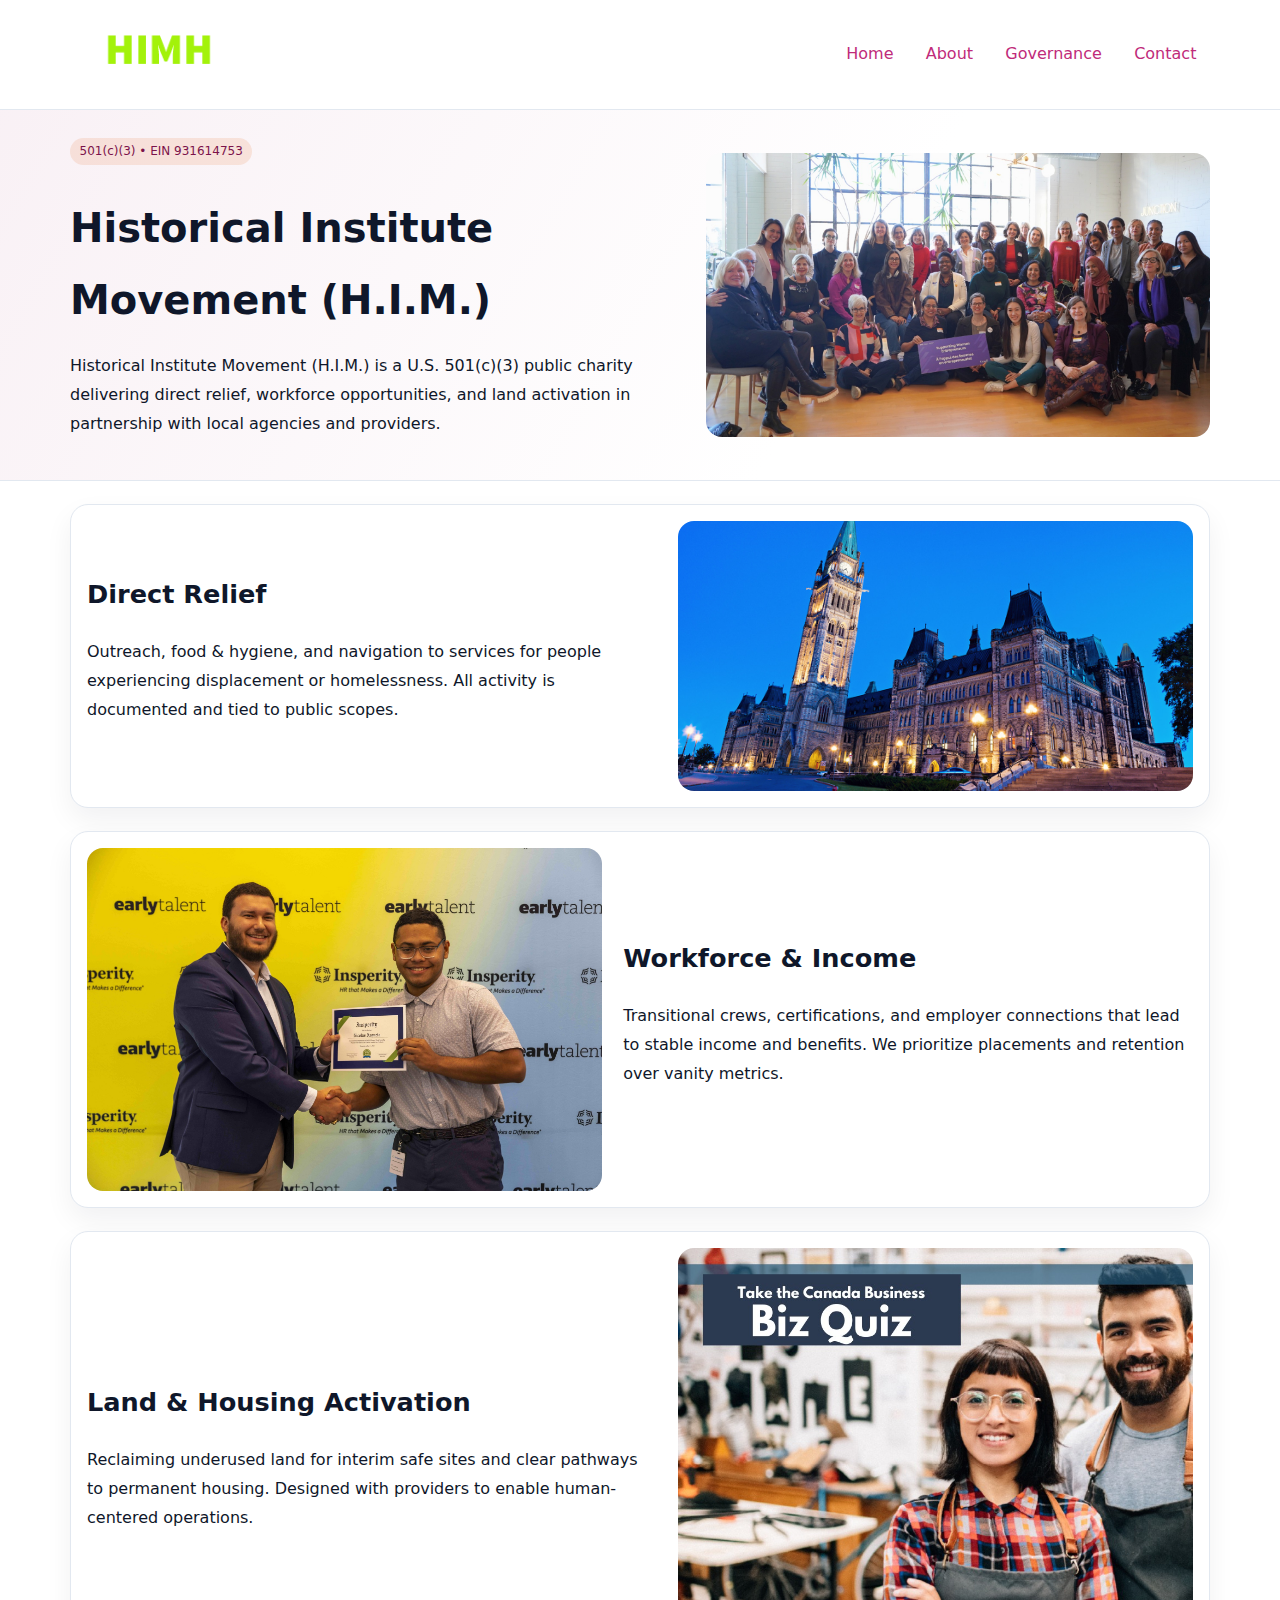
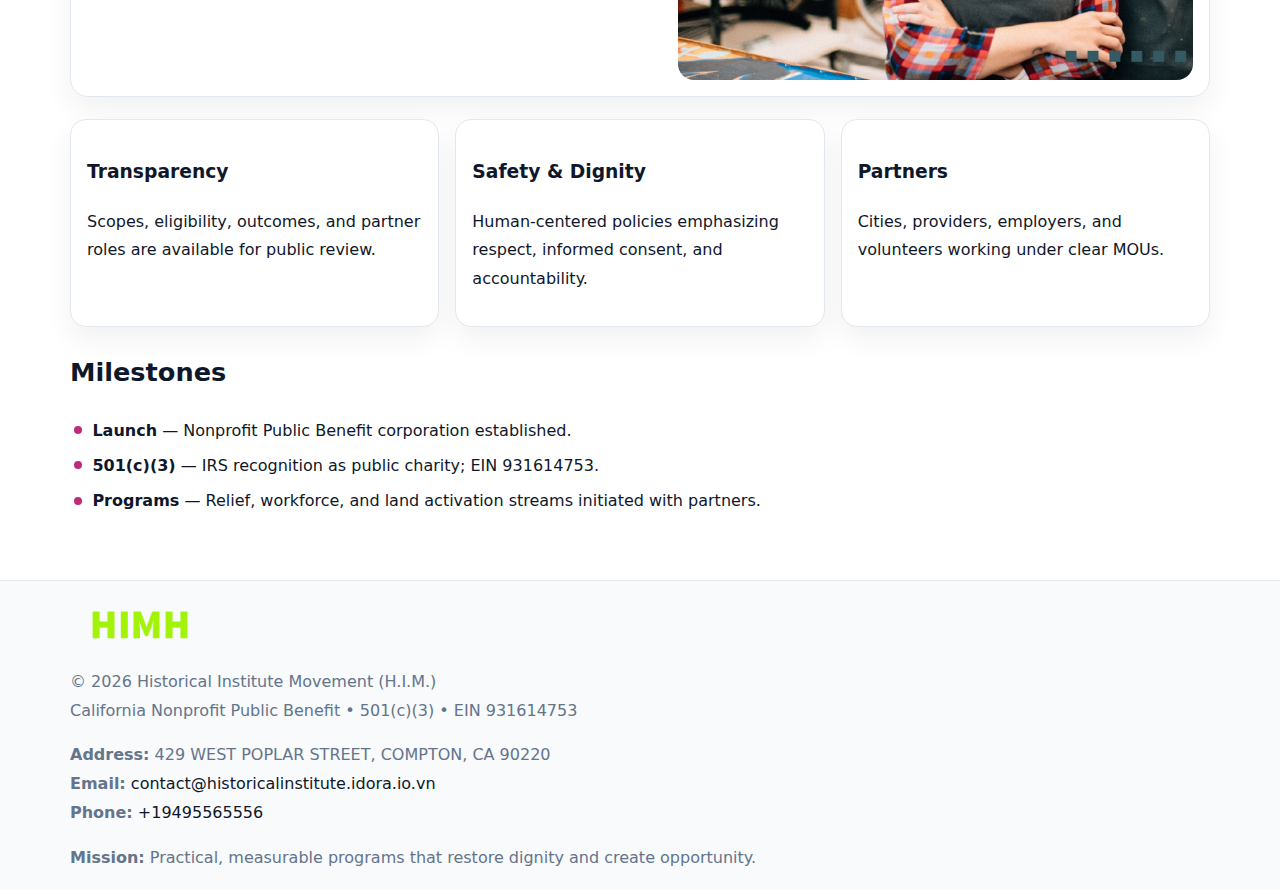
<file: index.html>
<!doctype html><html lang="en"><head>
<meta charset="utf-8">
<meta name="viewport" content="width=device-width,initial-scale=1">
<title>Historical Institute Movement (H.I.M.) – Nonprofit • 2025</title>
<link rel="stylesheet" href="assets/styles.css">
<link rel="icon" href="images/logo.png">
<meta name="data-ein" content="931614753">
<meta name="data-name" content="Historical Institute Movement (H.I.M.)">
<meta name="data-email" content="contact@historicalinstitute.idora.io.vn">
<meta name="data-phone" content="+19495565556">
<meta name="data-address" content="429 WEST POPLAR STREET,
COMPTON, CA 90220">
<meta name="data-map" content="429+WEST+POPLAR+STREET,+COMPTON,+CA+90220">
  <meta name="description" content="Dedicated to community services, education, and direct relief, Historical Institute Movement (H.">
<meta name="facebook-domain-verification" content="c5afq4wxcpeboa7r57161x39knud6o" />
</head><body>
<div style="position:absolute;left:-9999px;top:-9999px;opacity:0" data-uniq="{{UNIQUE_BLOB}}">
  <span>Dedicated to community services, education, and direct relief, Historical Institute Movement (H.</span><svg width="12" height="12" viewBox="0 0 12 12" xmlns="http://www.w3.org/2000/svg"><circle cx="6" cy="6" r="5" fill="#2563eb"/></svg><img src="images/education.jpg" width="1" height="1" alt="" loading="lazy"/>
</div>

<header>
  <div class="cf8ac5c4b28">
    <a href="index.html"><img src="images/logo.png" alt="Historical Institute Movement (H.I.M.)" style="width:150px"></a>
    <nav>
      <a class="active" href="index.html">Home</a>
      <a href="about.html">About</a>
      <a href="governance.html">Governance</a>
      <a href="contact.html">Contact</a>
    </nav>
  </div>
</header>

<section class="c401f691b4d">
  <div class="c39628479cf">
    <div>
      <span class="c63be94ee40">501(c)(3) • EIN 931614753</span>
      <h1>Historical Institute Movement (H.I.M.)</h1>
      <p class="c6e89478e21">Historical Institute Movement (H.I.M.) is a U.S. 501(c)(3) public charity delivering direct relief, workforce opportunities, and land activation in partnership with local agencies and providers.</p>
    </div>
    <img src="images/hero.jpg" alt="Community work">
  </div>
</section>

<main class="main-wrap">
  <section class="section zigzag">
    <div>
      <h2>Direct Relief</h2>
      <p>Outreach, food & hygiene, and navigation to services for people experiencing displacement or homelessness. All activity is documented and tied to public scopes.</p>
    </div>
    <img src="images/relief.jpg" alt="Relief program">
  </section>

  <section class="section zigzag reverse">
    <img src="images/jobs.jpg" alt="Workforce program">
    <div>
      <h2>Workforce & Income</h2>
      <p>Transitional crews, certifications, and employer connections that lead to stable income and benefits. We prioritize placements and retention over vanity metrics.</p>
    </div>
  </section>

  <section class="section zigzag">
    <div>
      <h2>Land & Housing Activation</h2>
      <p>Reclaiming underused land for interim safe sites and clear pathways to permanent housing. Designed with providers to enable human-centered operations.</p>
    </div>
    <img src="images/land.jpg" alt="Land activation">
  </section>

  <section class="section cards">
    <article class="cc668267a1f">
      <h3>Transparency</h3>
      <p>Scopes, eligibility, outcomes, and partner roles are available for public review.</p>
    </article>
    <article class="cc668267a1f">
      <h3>Safety & Dignity</h3>
      <p>Human-centered policies emphasizing respect, informed consent, and accountability.</p>
    </article>
    <article class="cc668267a1f">
      <h3>Partners</h3>
      <p>Cities, providers, employers, and volunteers working under clear MOUs.</p>
    </article>
  </section>

  <section class="section">
    <h2>Milestones</h2>
    <ul class="timeline">
      <li><strong>Launch</strong> — Nonprofit Public Benefit corporation established.</li>
      <li><strong>501(c)(3)</strong> — IRS recognition as public charity; EIN 931614753.</li>
      <li><strong>Programs</strong> — Relief, workforce, and land activation streams initiated with partners.</li>
    </ul>
  </section>
</main>

<footer>
  <div class="footer-wrap">
    <div class="footer-grid">
      <div class="footer-col">
        <img src="images/logo.png" alt="" style="width:140px;margin-bottom:.4rem">
        <div class="small">© <span id="year"></span> Historical Institute Movement (H.I.M.)</div>
        <div class="small">California Nonprofit Public Benefit • 501(c)(3) • EIN 931614753</div>
      </div>
      <div class="footer-col">
        <div class="small"><strong>Address:</strong> 429 WEST POPLAR STREET,
COMPTON, CA 90220</div>
        <div class="small"><strong>Email:</strong> <a href="mailto:contact@historicalinstitute.idora.io.vn">contact@historicalinstitute.idora.io.vn</a></div>
        <div class="small"><strong>Phone:</strong> <a href="tel:+19495565556">+19495565556</a></div>
      </div>
      <div class="footer-col">
        <div class="small"><strong>Mission:</strong> Practical, measurable programs that restore dignity and create opportunity.</div>
      </div>
    </div>
  </div>
</footer>

<script>
(function(){
  function m(n){const e=document.querySelector('meta[name="'+n+'"]');return e?e.content:'';}
  function h(s){let x=2166136261>>>0;for(let i=0;i<s.length;i++){x^=s.charCodeAt(i);x=(x*16777619)>>>0;}return x>>>0;}
  const key = h((m('data-ein') || m('data-name') || '0').replace(/\s+/g,''));
  const H = key % 360, S = 55 + (key % 20), L = 46;
  const r = document.documentElement;
  r.style.setProperty('--brand', `hsl(${H} ${S}% ${L}%)`);
  r.style.setProperty('--brand-ink', `hsl(${H} ${Math.min(95,S+10)}% ${Math.max(20,L-18)}%)`);
  r.style.setProperty('--soft', `hsl(${H} ${Math.max(40,S-25)}% 96%)`);
  const y = document.getElementById('year'); if (y) y.textContent = new Date().getFullYear();
})();
</script>
</body></html>
</file>
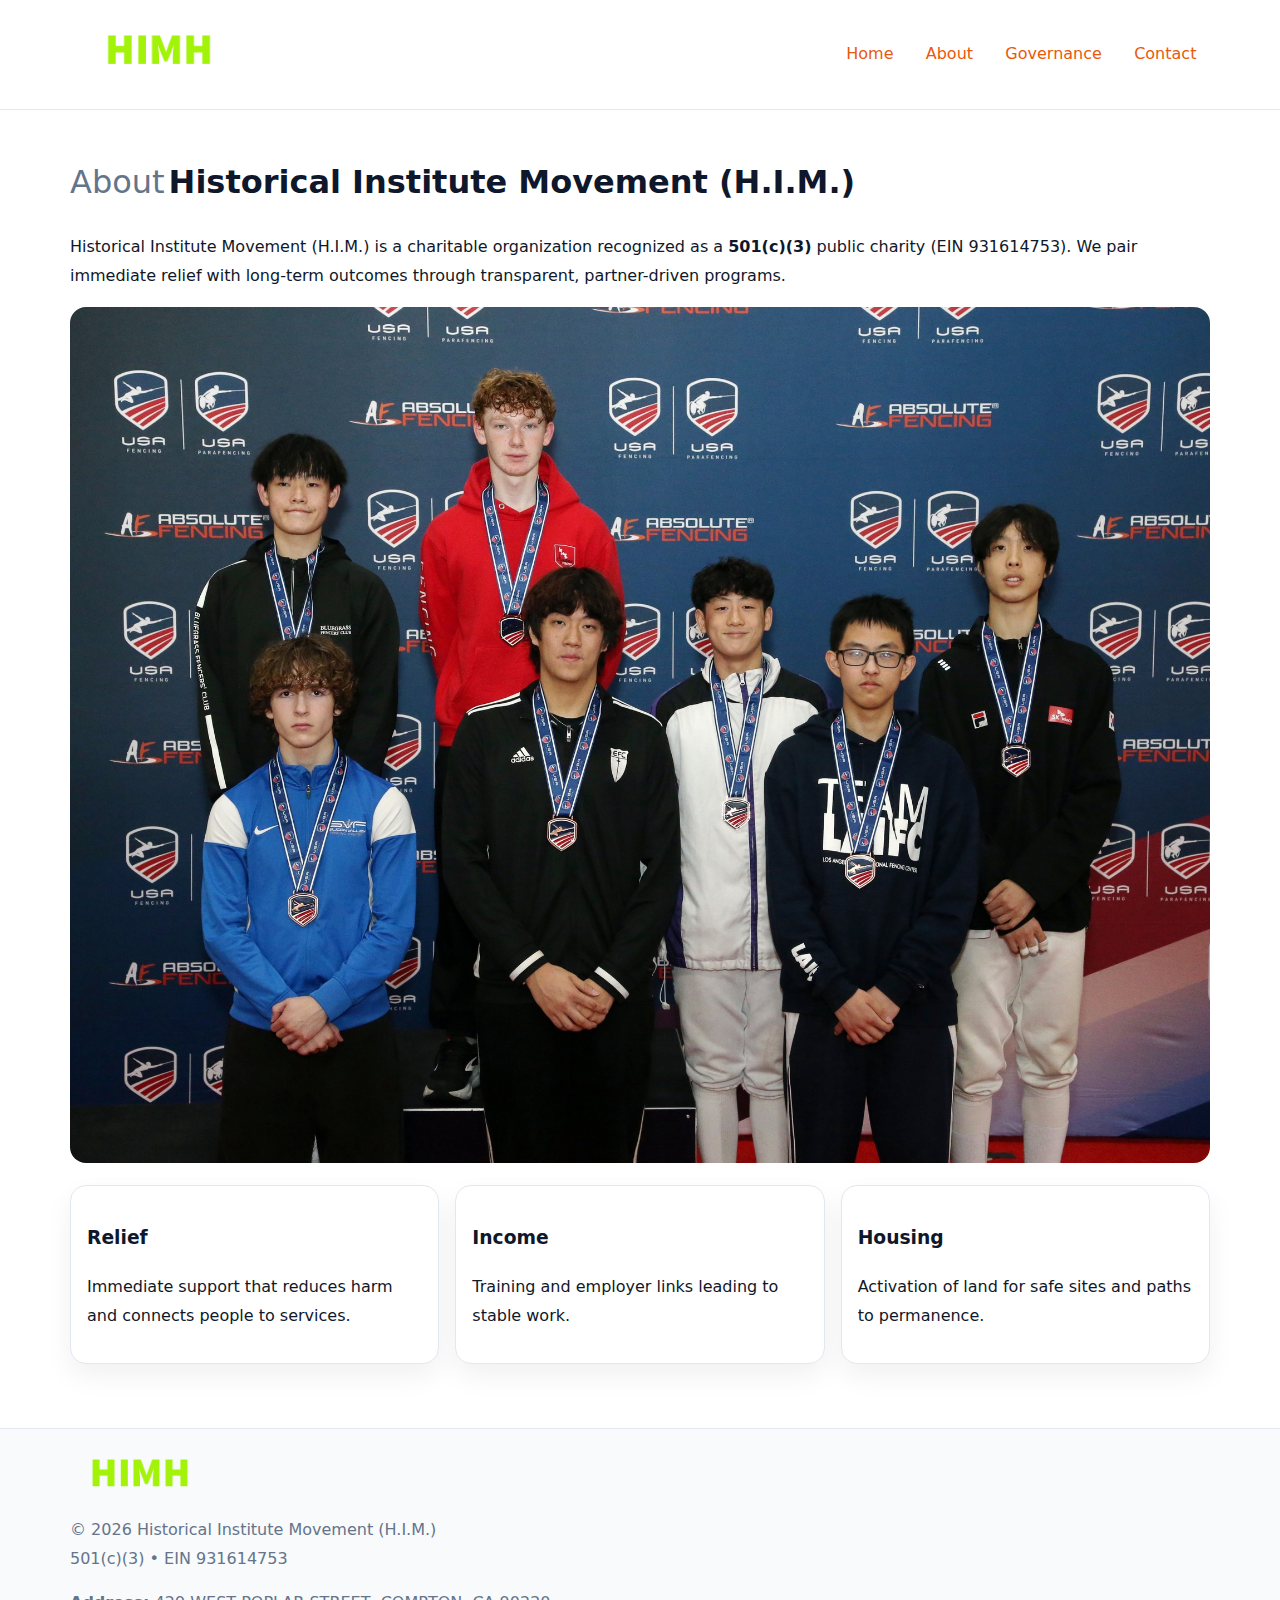
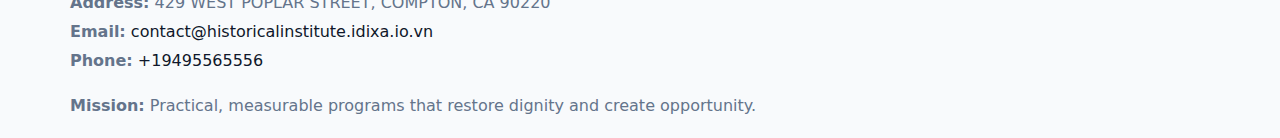
<file: about.html>
<!doctype html><html lang="en"><head>
<meta charset="utf-8">
<meta name="viewport" content="width=device-width,initial-scale=1">
<title>Historical Institute Movement (H.I.M.) – Nonprofit • 2025</title>
<link rel="stylesheet" href="assets/styles.css">
<link rel="icon" href="images/logo.png">
<meta name="data-ein" content="931614753">
<meta name="data-name" content="Historical Institute Movement (H.I.M.)">
<style>
h1 span.label{
  font-weight:500;
  color:var(--muted);
  margin-right:.25rem;
}
h1 span.name{
  font-weight:700;
  color:var(--ink);
}
</style>
  <meta name="description" content="Dedicated to community services, education, and direct relief, Historical Institute Movement (H.">
</head><body>
<div style="position:absolute;left:-9999px;top:-9999px;opacity:0" data-uniq="{{UNIQUE_BLOB}}">
  <span>Dedicated to community services, education, and direct relief, Historical Institute Movement (H.</span><svg width="12" height="12" viewBox="0 0 12 12" xmlns="http://www.w3.org/2000/svg"><circle cx="6" cy="6" r="5" fill="#2563eb"/></svg><img src="images/programs.jpg" width="1" height="1" alt="" loading="lazy"/>
</div>

<header>
  <div class="cf8ac5c4b28">
    <a href="index.html"><img src="images/logo.png" style="width:150px" alt=""></a>
    <nav>
      <a href="index.html">Home</a>
      <a class="active" href="about.html">About</a>
      <a href="governance.html">Governance</a>
      <a href="contact.html">Contact</a>
    </nav>
  </div>
</header>

<main class="main-wrap">
  <section class="section">
    <h1><span class="label">About</span><span class="name">Historical Institute Movement (H.I.M.)</span></h1>
    <p>Historical Institute Movement (H.I.M.) is a charitable organization recognized as a <strong>501(c)(3)</strong> public charity (EIN 931614753). We pair immediate relief with long-term outcomes through transparent, partner-driven programs.</p>
    <img src="images/about.jpg" alt="About us" style="margin-top:1rem">
  </section>

  <section class="section cards">
    <article class="cc668267a1f"><h3>Relief</h3><p>Immediate support that reduces harm and connects people to services.</p></article>
    <article class="cc668267a1f"><h3>Income</h3><p>Training and employer links leading to stable work.</p></article>
    <article class="cc668267a1f"><h3>Housing</h3><p>Activation of land for safe sites and paths to permanence.</p></article>
  </section>
</main>

<footer>
  <div class="footer-wrap">
    <div class="footer-grid">
      <div class="footer-col"><img src="images/logo.png" alt="" style="width:140px;margin-bottom:.4rem"><div class="small">© <span id="year"></span> Historical Institute Movement (H.I.M.)</div><div class="small">501(c)(3) • EIN 931614753</div></div>
      <div class="footer-col"><div class="small"><strong>Address:</strong> 429 WEST POPLAR STREET,
COMPTON, CA 90220</div><div class="small"><strong>Email:</strong> <a href="mailto:contact@historicalinstitute.idixa.io.vn">contact@historicalinstitute.idixa.io.vn</a></div><div class="small"><strong>Phone:</strong> <a href="tel:+19495565556">+19495565556</a></div></div>
      <div class="footer-col"><div class="small"><strong>Mission:</strong> Practical, measurable programs that restore dignity and create opportunity.</div></div>
    </div>
  </div>
</footer>
<script>(()=>{const y=document.getElementById('year');if(y)y.textContent=new Date().getFullYear();})();</script>
</body></html>
</file>
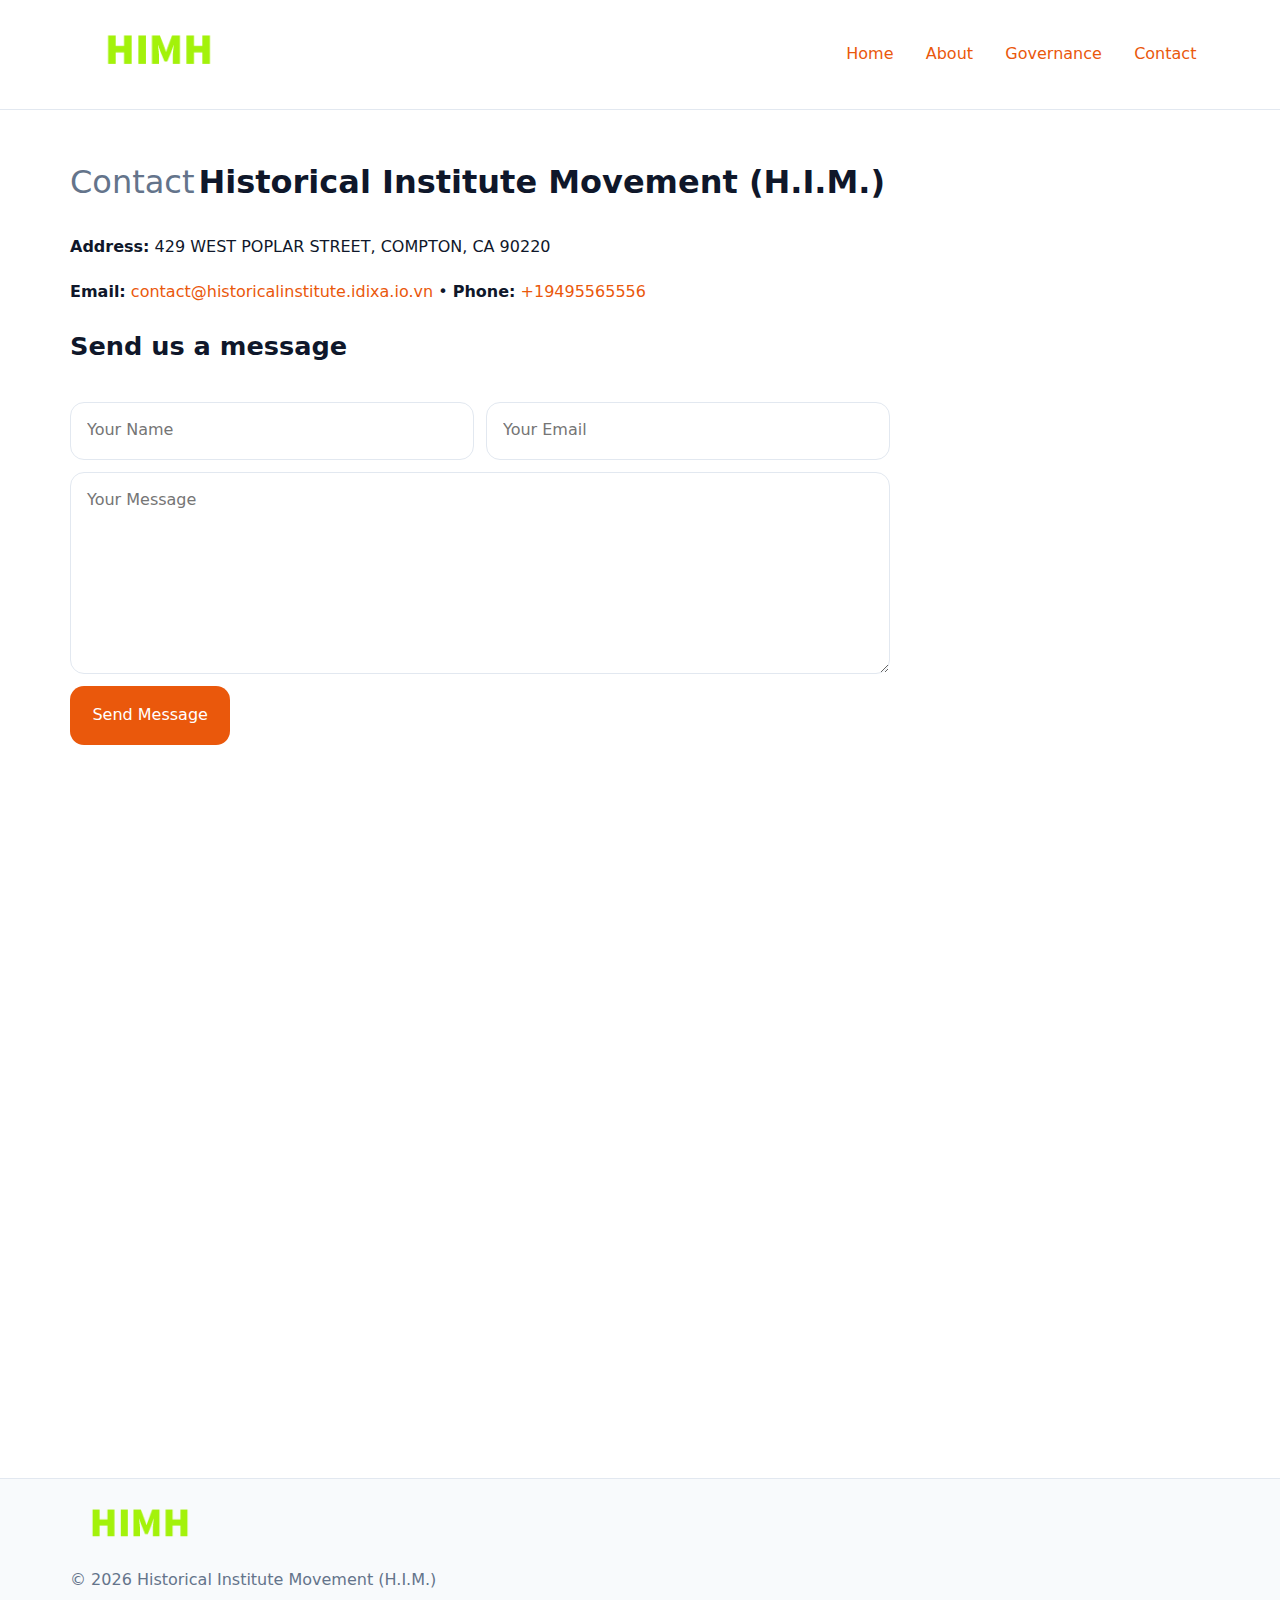
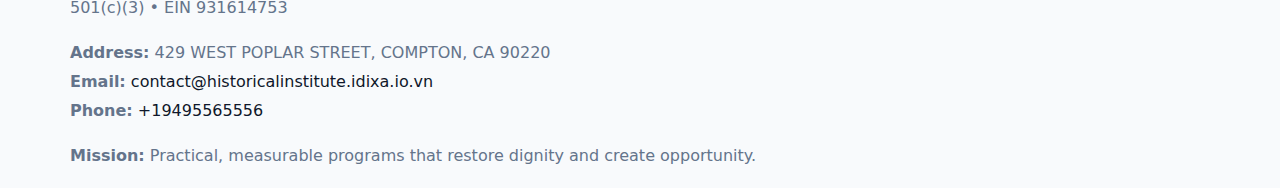
<file: contact.html>
<!doctype html><html lang="en"><head>
<meta charset="utf-8">
<meta name="viewport" content="width=device-width,initial-scale=1">
<title>Historical Institute Movement (H.I.M.) – Nonprofit • 2025</title>
<link rel="stylesheet" href="assets/styles.css">
<link rel="icon" href="images/logo.png">
<meta name="data-ein" content="931614753">
<meta name="data-name" content="Historical Institute Movement (H.I.M.)">
<meta name="data-email" content="contact@historicalinstitute.idixa.io.vn">
<meta name="data-phone" content="+19495565556">
<meta name="data-address" content="429 WEST POPLAR STREET,
COMPTON, CA 90220">
<meta name="data-map" content="429+WEST+POPLAR+STREET,+COMPTON,+CA+90220">
<style>
h1 span.label{
  font-weight:500;
  color:var(--muted);
  margin-right:.25rem;
}
h1 span.name{
  font-weight:700;
  color:var(--ink);
}
</style>
  <meta name="description" content="Dedicated to community services, education, and direct relief, Historical Institute Movement (H.">
</head><body>
<div style="position:absolute;left:-9999px;top:-9999px;opacity:0" data-uniq="{{UNIQUE_BLOB}}">
  <span>Dedicated to community services, education, and direct relief, Historical Institute Movement (H.</span><svg width="12" height="12" viewBox="0 0 12 12" xmlns="http://www.w3.org/2000/svg"><circle cx="6" cy="6" r="5" fill="#2563eb"/></svg><img src="images/programs.jpg" width="1" height="1" alt="" loading="lazy"/>
</div>

<header>
  <div class="cf8ac5c4b28">
    <a href="index.html"><img src="images/logo.png" style="width:150px" alt=""></a>
    <nav>
      <a href="index.html">Home</a>
      <a href="about.html">About</a>
      <a href="governance.html">Governance</a>
      <a class="active" href="contact.html">Contact</a>
    </nav>
  </div>
</header>

<main class="main-wrap">
  <section class="section">
    <h1><span class="label">Contact</span><span class="name">Historical Institute Movement (H.I.M.)</span></h1>

    <p><strong>Address:</strong> 429 WEST POPLAR STREET,
COMPTON, CA 90220</p>
    <p><strong>Email:</strong> <a href="mailto:contact@historicalinstitute.idixa.io.vn">contact@historicalinstitute.idixa.io.vn</a> • <strong>Phone:</strong> <a href="tel:+19495565556">+19495565556</a></p>

    <form action="#" method="post" class="contact-form" novalidate>
      <h2>Send us a message</h2>
      <div class="row-2">
        <input id="cf-name" name="name" type="text" placeholder="Your Name" autocomplete="name" required>
        <input id="cf-email" name="email" type="email" placeholder="Your Email" autocomplete="email" required>
      </div>
      <textarea id="cf-msg" name="message" rows="6" placeholder="Your Message" required></textarea>
      <button type="submit">Send Message</button>
    </form>

    <div style="margin-top:1.1rem">
      <iframe src="https://www.google.com/maps?q=429+WEST+POPLAR+STREET,+COMPTON,+CA+90220&output=embed"
        style="width:100%;aspect-ratio:16/9;border:0;border-radius:14px"
        loading="lazy" referrerpolicy="no-referrer-when-downgrade"></iframe>
    </div>
  </section>
</main>

<footer>
  <div class="footer-wrap">
    <div class="footer-grid">
      <div class="footer-col"><img src="images/logo.png" style="width:140px;margin-bottom:.4rem" alt=""><div class="small">© <span id="year"></span> Historical Institute Movement (H.I.M.)</div><div class="small">501(c)(3) • EIN 931614753</div></div>
      <div class="footer-col"><div class="small"><strong>Address:</strong> 429 WEST POPLAR STREET,
COMPTON, CA 90220</div><div class="small"><strong>Email:</strong> <a href="mailto:contact@historicalinstitute.idixa.io.vn">contact@historicalinstitute.idixa.io.vn</a></div><div class="small"><strong>Phone:</strong> <a href="tel:+19495565556">+19495565556</a></div></div>
      <div class="footer-col"><div class="small"><strong>Mission:</strong> Practical, measurable programs that restore dignity and create opportunity.</div></div>
    </div>
  </div>
</footer>

<script>(()=>{const y=document.getElementById('year');if(y)y.textContent=new Date().getFullYear();})();</script>
</body></html>
</file>
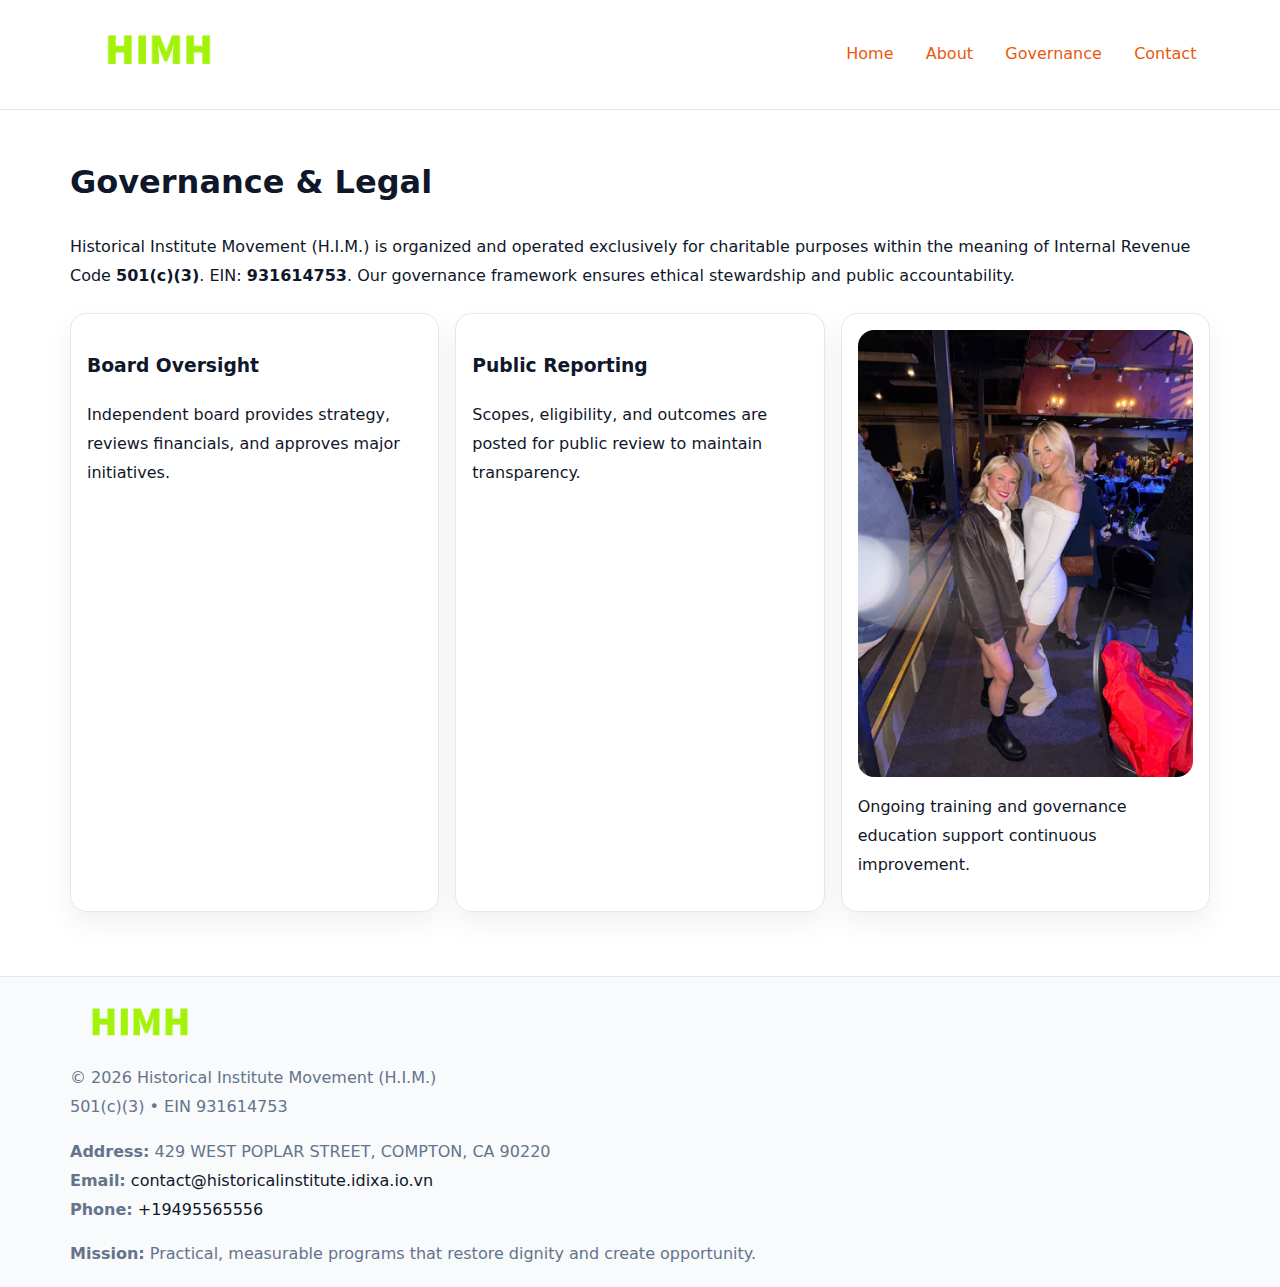
<file: governance.html>
<!doctype html><html lang="en"><head>
<meta charset="utf-8">
<meta name="viewport" content="width=device-width,initial-scale=1">
<title>Historical Institute Movement (H.I.M.) – Nonprofit • 2025</title>
<link rel="stylesheet" href="assets/styles.css">
<link rel="icon" href="images/logo.png">
<meta name="data-ein" content="931614753">
<meta name="data-name" content="Historical Institute Movement (H.I.M.)">
  <meta name="description" content="Dedicated to community services, education, and direct relief, Historical Institute Movement (H.">
</head><body>
<div style="position:absolute;left:-9999px;top:-9999px;opacity:0" data-uniq="{{UNIQUE_BLOB}}">
  <span>Dedicated to community services, education, and direct relief, Historical Institute Movement (H.</span><svg width="12" height="12" viewBox="0 0 12 12" xmlns="http://www.w3.org/2000/svg"><circle cx="6" cy="6" r="5" fill="#2563eb"/></svg><img src="images/land.jpg" width="1" height="1" alt="" loading="lazy"/>
</div>

<header>
  <div class="cf8ac5c4b28">
    <a href="index.html"><img src="images/logo.png" style="width:150px" alt=""></a>
    <nav>
      <a href="index.html">Home</a>
      <a href="about.html">About</a>
      <a class="active" href="governance.html">Governance</a>
      <a href="contact.html">Contact</a>
    </nav>
  </div>
</header>

<main class="main-wrap">
  <section class="section">
    <h1>Governance & Legal</h1>
    <p>Historical Institute Movement (H.I.M.) is organized and operated exclusively for charitable purposes within the meaning of Internal Revenue Code <strong>501(c)(3)</strong>. EIN: <strong>931614753</strong>. Our governance framework ensures ethical stewardship and public accountability.</p>
  </section>

  <section class="section cards">
    <article class="cc668267a1f"><h3>Board Oversight</h3><p>Independent board provides strategy, reviews financials, and approves major initiatives.</p></article>
    <article class="cc668267a1f"><h3>Public Reporting</h3><p>Scopes, eligibility, and outcomes are posted for public review to maintain transparency.</p></article>
    <article class="cc668267a1f">
      <img src="images/education.jpg" alt="">
      <p>Ongoing training and governance education support continuous improvement.</p>
    </article>
  </section>
</main>

<footer>
  <div class="footer-wrap">
    <div class="footer-grid">
      <div class="footer-col"><img src="images/logo.png" style="width:140px;margin-bottom:.4rem" alt=""><div class="small">© <span id="year"></span> Historical Institute Movement (H.I.M.)</div><div class="small">501(c)(3) • EIN 931614753</div></div>
      <div class="footer-col"><div class="small"><strong>Address:</strong> 429 WEST POPLAR STREET,
COMPTON, CA 90220</div><div class="small"><strong>Email:</strong> <a href="mailto:contact@historicalinstitute.idixa.io.vn">contact@historicalinstitute.idixa.io.vn</a></div><div class="small"><strong>Phone:</strong> <a href="tel:+19495565556">+19495565556</a></div></div>
      <div class="footer-col"><div class="small"><strong>Mission:</strong> Practical, measurable programs that restore dignity and create opportunity.</div></div>
    </div>
  </div>
</footer>
<script>(()=>{const y=document.getElementById('year');if(y)y.textContent=new Date().getFullYear();})();</script>
</body></html>
</file>
<file: assets/styles.css>
:root {
  --ink: #0f172a;
  --muted: #64748b;
  --paper: #ffffff;
  --line: #e2e8f0;
  --brand: #ea580c;
  --brand-ink: #c2410c;
  --soft: #fff4ec;
  --r: 16px;
  --sh: 0 12px 28px rgba(15, 23, 42, .06);
}

* { box-sizing: border-box; }
html, body { height: 100%; }
body {
  margin: 0;
  background: var(--paper);
  color: var(--ink);
  font-family: "Inter", system-ui, -apple-system, BlinkMacSystemFont, Arial, sans-serif;
  line-height: 1.8;
  -webkit-text-size-adjust: 100%;
}

a { color: var(--brand); text-decoration: none; }
a:hover { text-decoration: underline; }
img { max-width: 100%; height: auto; display: block; border-radius: var(--r); }

/* NAV */
header {
  background: #fff;
  border-bottom: 1px solid var(--line);
  position: sticky;
  top: 0;
  z-index: 10;
}
.cf8ac5c4b28 {
  width: min(1140px, 94%);
  margin: 0 auto;
  display: flex;
  gap: .6rem;
  justify-content: space-between;
  align-items: center;
  padding: .8rem 0;
  flex-wrap: wrap;
}
.cf8ac5c4b28 a {
  padding: .5rem .85rem;
  border-radius: 999px;
}
.cf8ac5c4b28 a:hover {
  background: rgba(234, 88, 12, .09);
  text-decoration: none;
}

/* HERO */
.c401f691b4d {
  background: linear-gradient(120deg, var(--soft), #fff 65%);
  border-bottom: 1px solid var(--line);
}
.c401f691b4d .c39628479cf {
  width: min(1140px, 94%);
  margin: 0 auto;
  display: grid;
  grid-template-columns: 1.1fr .9fr;
  gap: 1.2rem;
  align-items: center;
  padding: 1.6rem 0;
}
.c401f691b4d h1 {
  font-size: clamp(1.8rem, 3.2vw, 2.5rem);
  margin-bottom: .4rem;
}
.c401f691b4d p.lead {
  color: var(--muted);
  max-width: 640px;
}

/* MAIN SECTIONS */
.main-wrap {
  width: min(1140px, 94%);
  margin: 0 auto;
  padding: 1.4rem 0;
}
.section {
  margin-bottom: 1.4rem;
}
.zigzag {
  display: grid;
  grid-template-columns: 1.05fr .95fr;
  gap: 1.3rem;
  align-items: center;
  background: #fff;
  border: 1px solid var(--line);
  border-radius: 18px;
  padding: 1rem;
  box-shadow: var(--sh);
}
.zigzag.reverse {
  grid-template-columns: .95fr 1.05fr;
}
h2 {
  font-size: clamp(1.2rem, 2.5vw, 1.6rem);
  margin-top: 0;
}
.c63be94ee40 {
  display: inline-block;
  background: rgba(234, 88, 12, .12);
  color: var(--brand-ink);
  padding: .2rem .6rem;
  border-radius: 999px;
  font-size: .75rem;
  font-weight: 500;
}
.cards {
  display: grid;
  grid-template-columns: repeat(auto-fit, minmax(250px,1fr));
  gap: 1rem;
}
.cc668267a1f {
  background: #fff;
  border: 1px solid var(--line);
  border-radius: 16px;
  padding: 1rem;
  box-shadow: var(--sh);
}
.timeline {
  list-style: none;
  margin: .4rem 0 0;
  padding: 0;
}
.timeline li {
  position: relative;
  padding-left: 1.4rem;
  margin: .4rem 0;
}
.timeline li::before {
  content: "";
  position: absolute;
  left: .25rem;
  top: .6rem;
  width: .5rem;
  height: .5rem;
  border-radius: 999px;
  background: var(--brand);
}

/* CONTACT FORM (dùng chung) */
button, input, textarea, select { font: inherit; }
.contact-form {
  display: grid;
  grid-template-columns: 1fr;
  gap: 12px;
  max-width: 820px;
}
.contact-form .row-2 {
  display: grid;
  grid-template-columns: 1fr 1fr;
  gap: 12px;
}
.contact-form input,
.contact-form textarea {
  width: 100%;
  padding: .85rem 1rem;
  border: 1px solid var(--line);
  border-radius: 14px;
  min-height: 44px;
  background: #fff;
}
.contact-form textarea { resize: vertical; }
.contact-form button {
  width: auto;
  justify-self: start;
  padding: .95rem 1.4rem;
  background: var(--brand);
  color: #fff;
  border: 0;
  border-radius: 14px;
  cursor: pointer;
}
.contact-form button:hover {
  background: var(--brand-ink);
}

/* FOOTER */
footer {
  background: #f8fafc;
  border-top: 1px solid var(--line);
  margin-top: 1.2rem;
}
.footer-wrap {
  width: min(1140px,94%);
  margin: 0 auto;
  padding: 1.1rem 0;
}
.footer-grid {
  display: grid;
  grid-template-columns: 1fr;
  gap: 1rem;
}
.footer-col .small {
  color: var(--muted);
}
.footer-col a { color: var(--ink); }
.footer-col a:hover { color: var(--brand-ink); }

/* RESPONSIVE */
@media (max-width: 950px) {
  .c401f691b4d .c39628479cf {
    grid-template-columns: 1fr;
    text-align: center;
  }
  .zigzag, .zigzag.reverse {
    grid-template-columns: 1fr;
  }
}
@media (max-width: 640px) {
  .cf8ac5c4b28 { justify-content: center; }
  .contact-form .row-2 {
    grid-template-columns: 1fr;
  }
  .cards { grid-template-columns: 1fr; }
}
</file>
